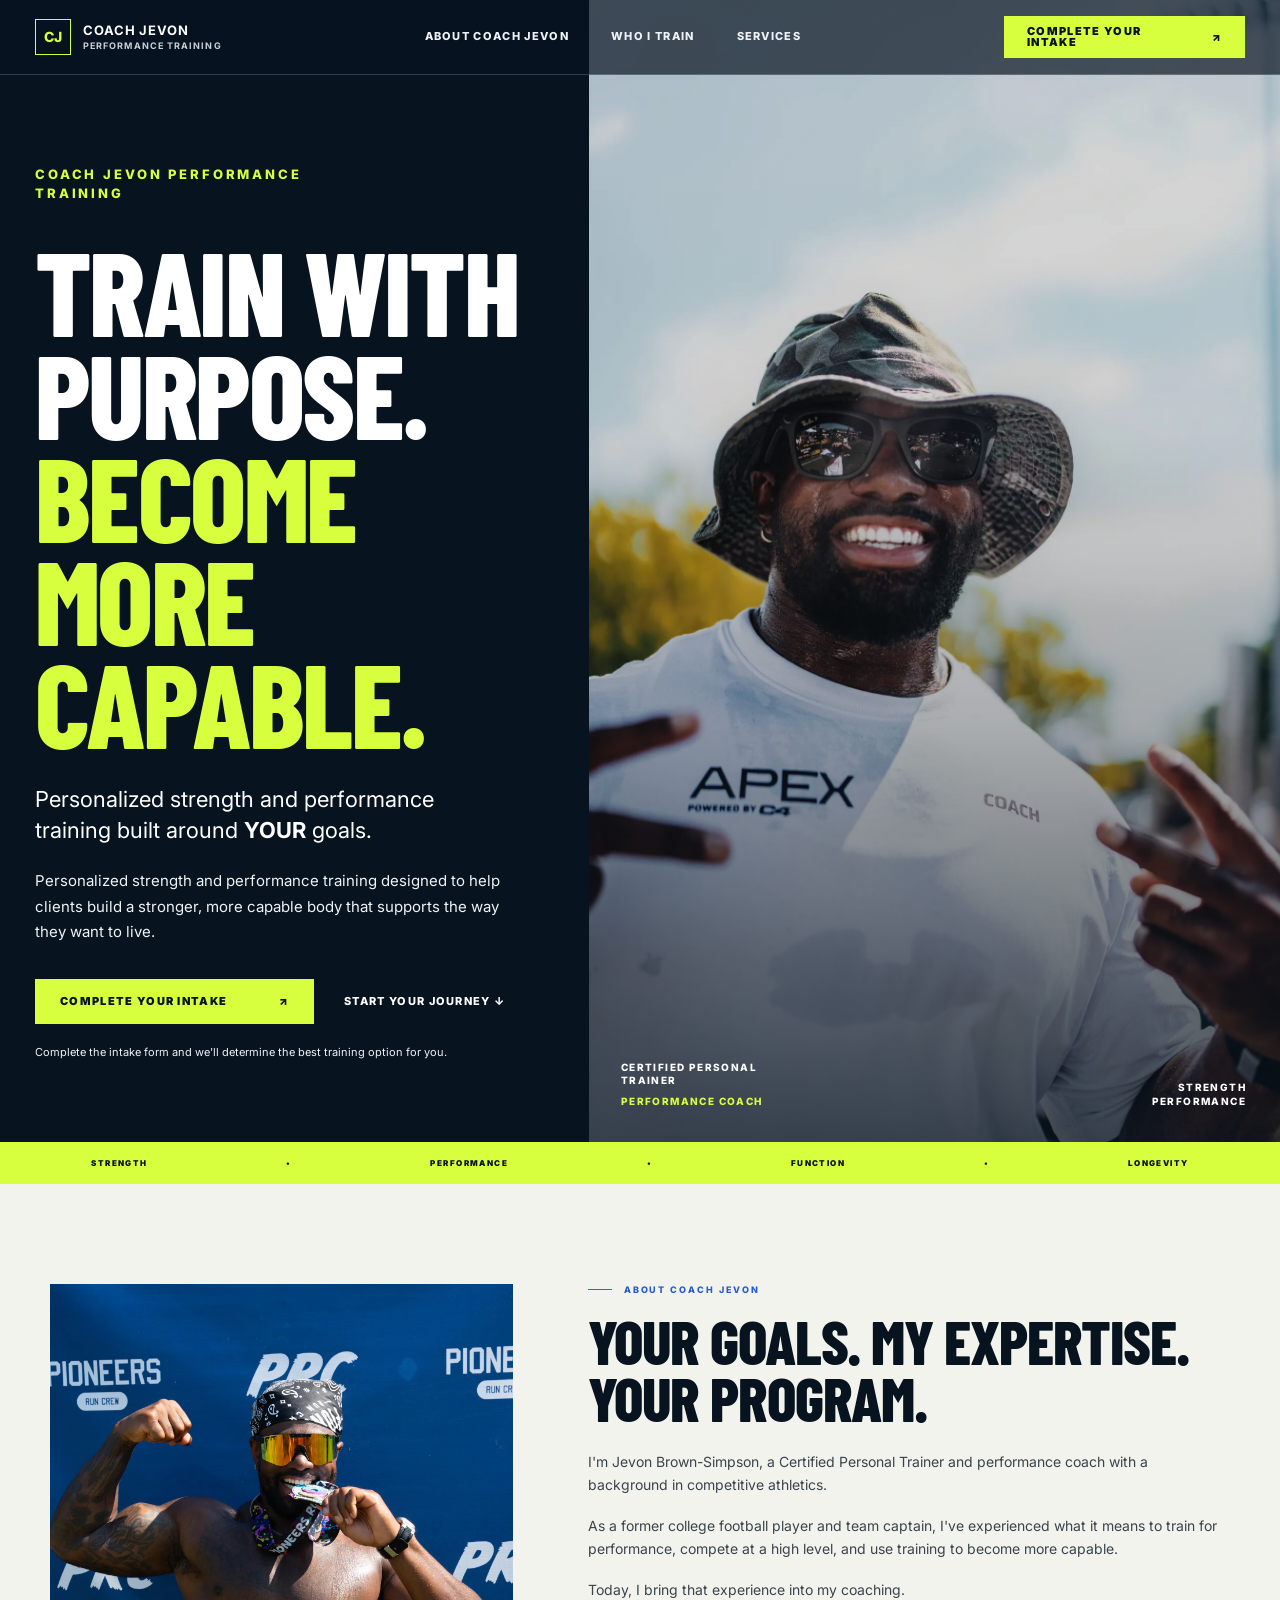
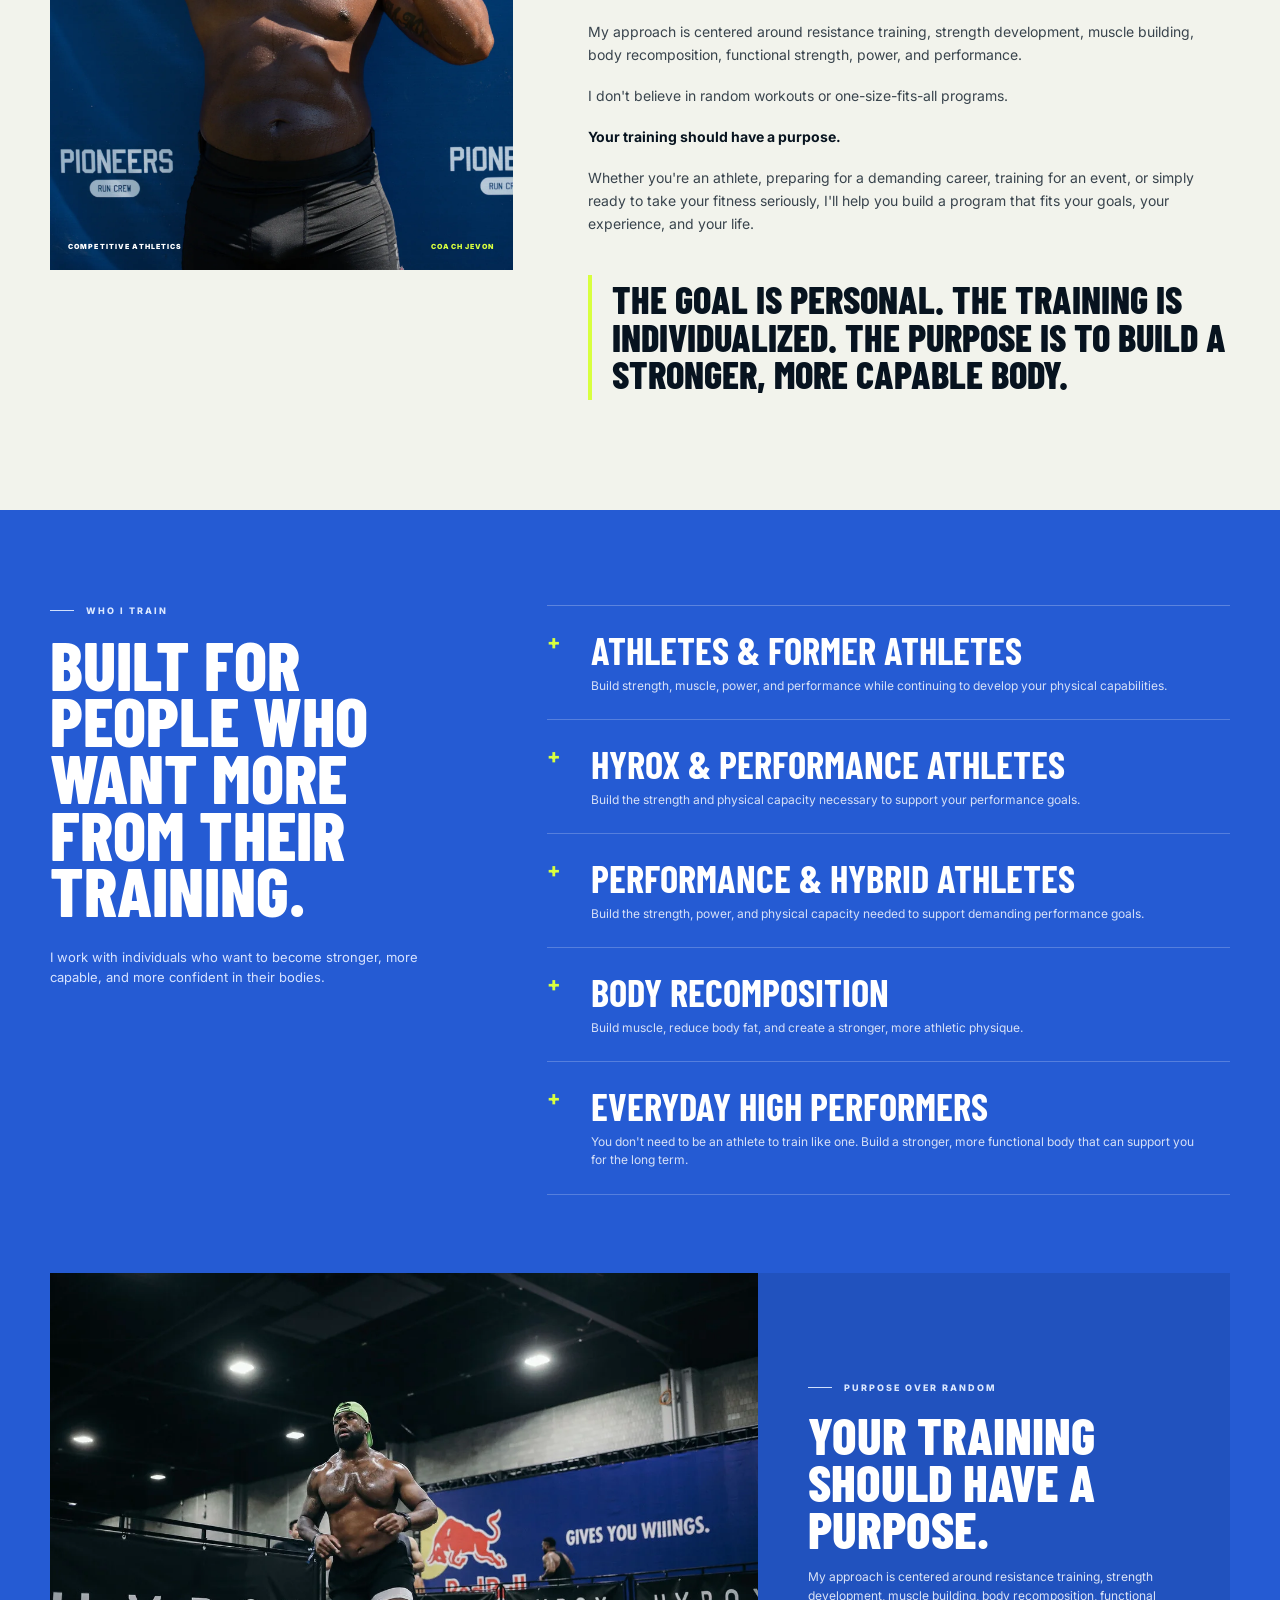
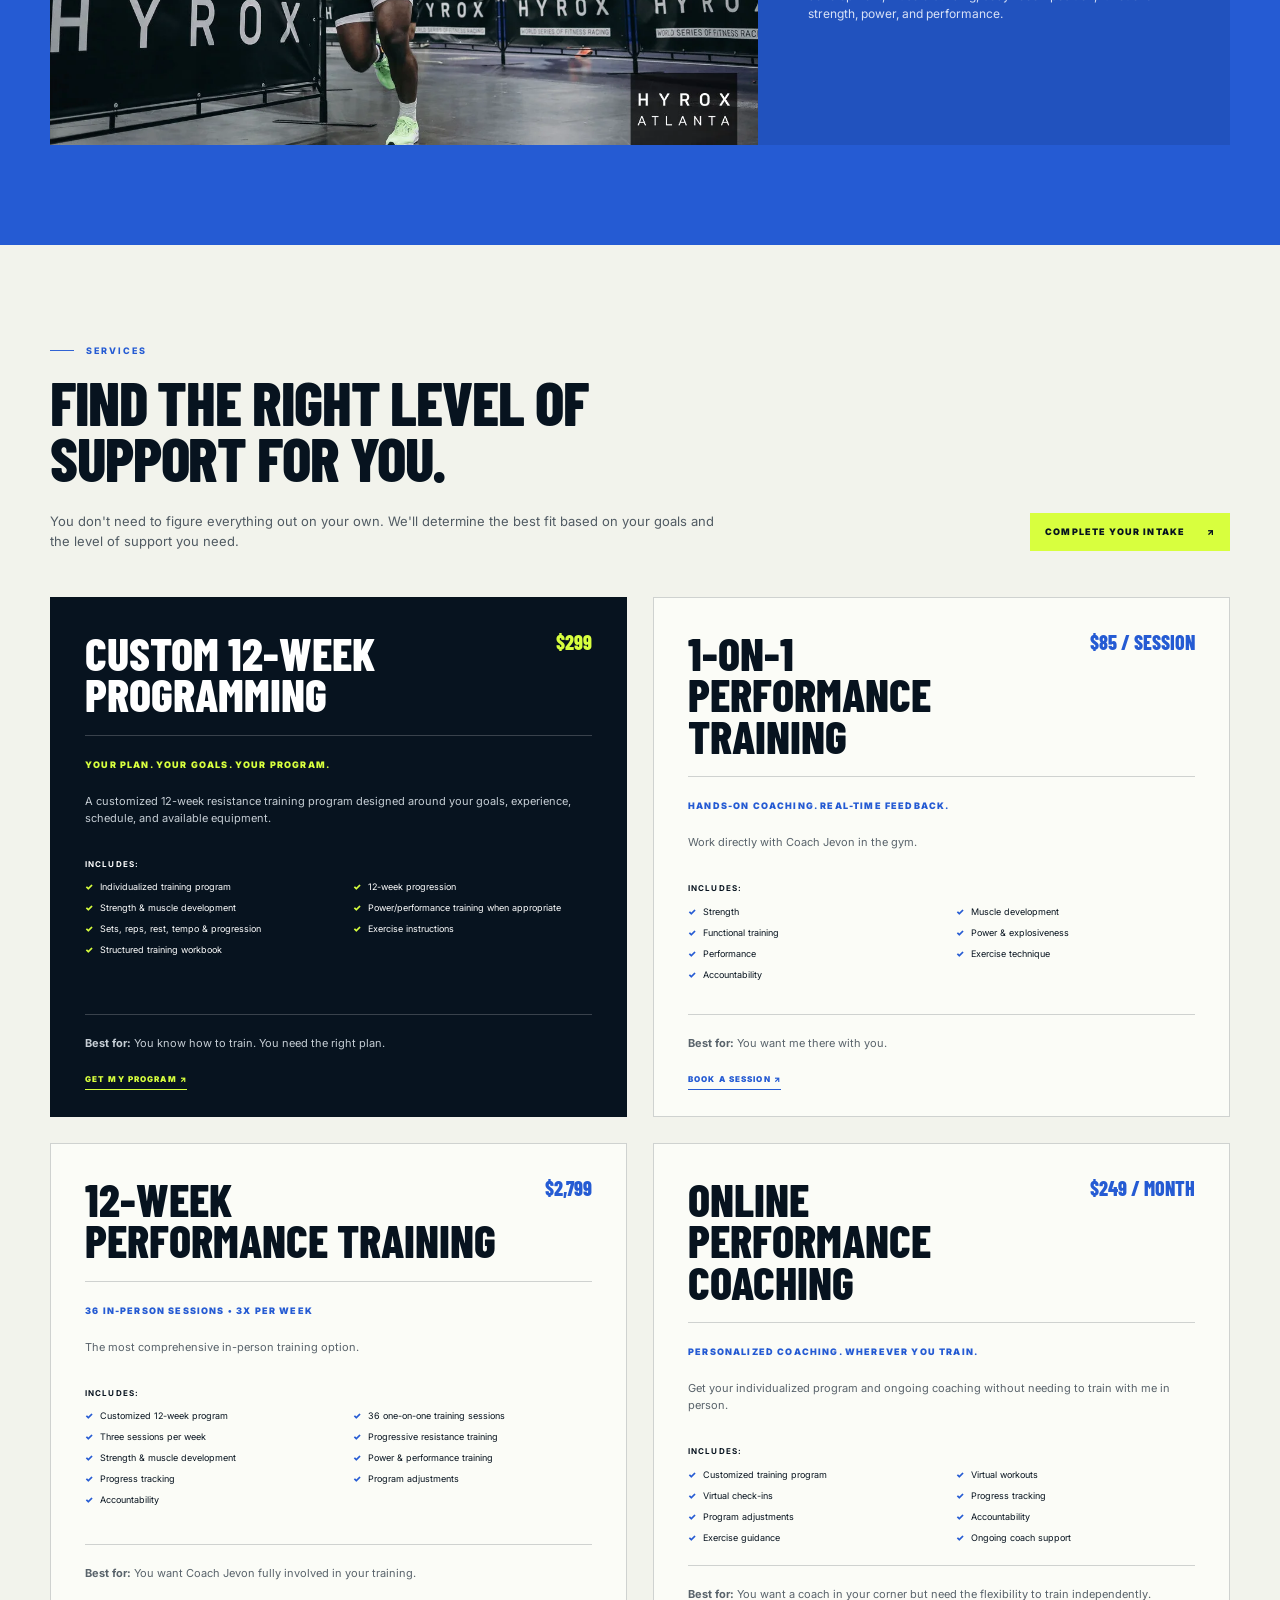
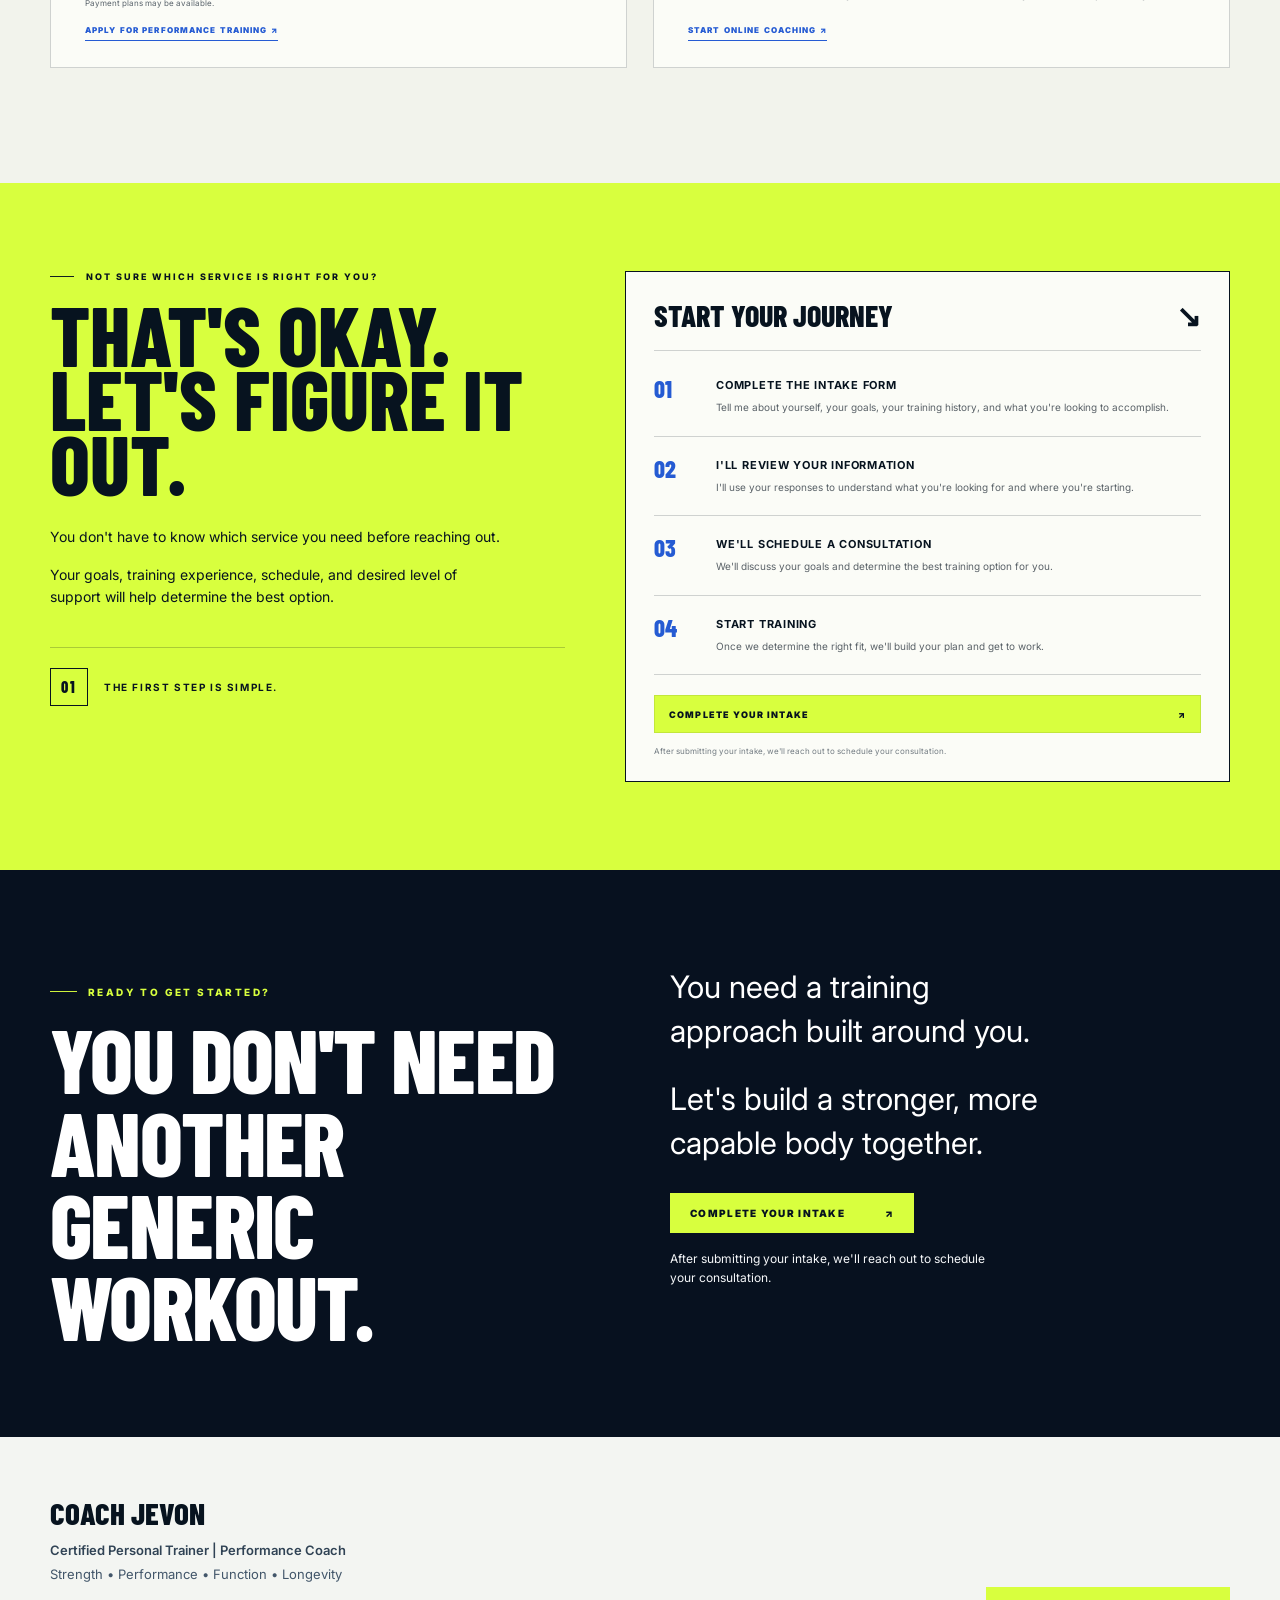
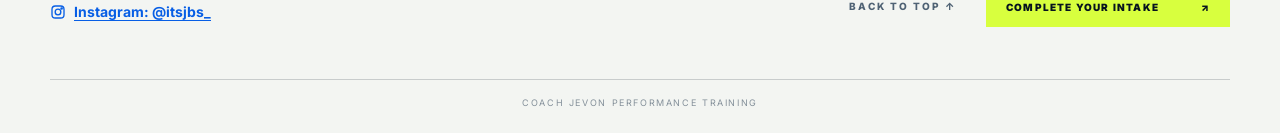
<file: fitness/index.html>
<!doctype html>
<html lang="en">
<head>
  <meta charset="utf-8" />
  <meta name="viewport" content="width=device-width, initial-scale=1" />
  <meta name="description" content="Coach Jevon Performance Training — personalized strength and performance training built around your goals." />
  <title>Coach Jevon Performance Training</title>
  <link rel="preconnect" href="https://fonts.googleapis.com">
  <link rel="preconnect" href="https://fonts.gstatic.com" crossorigin>
  <link href="https://fonts.googleapis.com/css2?family=Barlow+Condensed:wght@600;700;800;900&family=Inter:wght@400;500;600;700;800&display=swap" rel="stylesheet">
  <link rel="stylesheet" href="style.css" />
</head>
<body>
  <a class="skip-link" href="#main">Skip to content</a>

  <header class="site-header" id="top">
    <div class="nav-shell">
      <a class="brand" href="#top" aria-label="Coach Jevon Performance Training home">
        <span class="brand-mark">CJ</span>
        <span class="brand-copy"><b>Coach Jevon</b><small>Performance Training</small></span>
      </a>

      <button class="nav-toggle" aria-label="Open menu" aria-expanded="false">
        <span></span><span></span>
      </button>

      <nav class="site-nav" aria-label="Main navigation">
        <a href="#about">About Coach Jevon</a>
        <a href="#who">Who I Train</a>
        <a href="#services">Services</a>
      </nav>

      <a class="button button-lime header-cta" href="https://docs.google.com/forms/d/e/1FAIpQLSfiTz-gnCfSELDt7pcDTmlqq3_zLvHeq_55lztJh0O7y8qTeA/viewform" target="_blank" rel="noopener">Complete Your Intake <span>↗</span></a>
    </div>
  </header>

  <main id="main">
    <section class="hero section-dark">
      <div class="hero-copy reveal">
        <div class="eyebrow lime">Coach Jevon Performance<br>Training</div>
        <h1>Train with<br>purpose.<br><span>Become more<br>capable.</span></h1>
        <p class="hero-lead">Personalized strength and performance training built around <strong>YOUR</strong> goals.</p>
        <p class="hero-sub">Personalized strength and performance training designed to help clients build a stronger, more capable body that supports the way they want to live.</p>
        <div class="hero-actions">
          <a class="button button-lime" href="https://docs.google.com/forms/d/e/1FAIpQLSfiTz-gnCfSELDt7pcDTmlqq3_zLvHeq_55lztJh0O7y8qTeA/viewform" target="_blank" rel="noopener">Complete Your Intake <span>↗</span></a>
          <a class="text-link light" href="#journey">Start Your Journey <span>↓</span></a>
        </div>
        <p class="micro">Complete the intake form and we'll determine the best training option for you.</p>
      </div>

      <div class="hero-image reveal">
        <img src="assets/coach-jevon-portrait.webp" alt="Coach Jevon smiling outdoors" />
        <div class="image-meta">
          <div class="meta-left">
            <span>Certified Personal<br>Trainer</span>
            <span class="lime-meta">Performance Coach</span>
          </div>
          <span class="meta-right">Strength<br>Performance</span>
        </div>
      </div>

      <div class="hero-ticker" aria-hidden="true">
        <span>Strength</span><b>•</b><span>Performance</span><b>•</b><span>Function</span><b>•</b><span>Longevity</span>
      </div>
    </section>

    <section class="about section-cream" id="about">
      <div class="section-grid about-grid">
        <div class="about-photo reveal">
          <img src="assets/pioneers-finish.webp" alt="Coach Jevon after a competition" />
          <div class="photo-caption"><span>Competitive Athletics</span><span>Coach Jevon</span></div>
        </div>

        <div class="about-copy reveal">
          <div class="eyebrow blue">About Coach Jevon</div>
          <h2>Your goals. My expertise. Your program.</h2>
          <p>I'm Jevon Brown-Simpson, a Certified Personal Trainer and performance coach with a background in competitive athletics.</p>
          <p>As a former college football player and team captain, I've experienced what it means to train for performance, compete at a high level, and use training to become more capable.</p>
          <p>Today, I bring that experience into my coaching.</p>
          <p>My approach is centered around resistance training, strength development, muscle building, body recomposition, functional strength, power, and performance.</p>
          <p>I don't believe in random workouts or one-size-fits-all programs.</p>
          <p><strong>Your training should have a purpose.</strong></p>
          <p>Whether you're an athlete, preparing for a demanding career, training for an event, or simply ready to take your fitness seriously, I'll help you build a program that fits your goals, your experience, and your life.</p>
          <blockquote>The goal is personal. The training is individualized. The purpose is to build a stronger, more capable body.</blockquote>
        </div>
      </div>
    </section>

    <section class="who section-blue" id="who">
      <div class="section-grid who-grid">
        <div class="who-intro reveal">
          <div class="eyebrow pale">Who I Train</div>
          <h2>Built for<br>people who<br>want more<br>from their<br>training.</h2>
          <p>I work with individuals who want to become stronger, more capable, and more confident in their bodies.</p>
        </div>

        <div class="who-list reveal">
          <article><span class="plus">+</span><div><h3>Athletes &amp; Former Athletes</h3><p>Build strength, muscle, power, and performance while continuing to develop your physical capabilities.</p></div></article>
          <article><span class="plus">+</span><div><h3>HYROX &amp; Performance Athletes</h3><p>Build the strength and physical capacity necessary to support your performance goals.</p></div></article>
          <article><span class="plus">+</span><div><h3>Performance &amp; Hybrid Athletes</h3><p>Build the strength, power, and physical capacity needed to support demanding performance goals.</p></div></article>
          <article><span class="plus">+</span><div><h3>Body Recomposition</h3><p>Build muscle, reduce body fat, and create a stronger, more athletic physique.</p></div></article>
          <article><span class="plus">+</span><div><h3>Everyday High Performers</h3><p>You don't need to be an athlete to train like one. Build a stronger, more functional body that can support you for the long term.</p></div></article>
        </div>
      </div>

      <div class="who-bottom container reveal">
        <img src="assets/hyrox-atlanta.webp" alt="Coach Jevon competing at HYROX Atlanta" />
        <div class="who-manifesto">
          <div class="eyebrow pale">Purpose Over Random</div>
          <h3>Your training should have a purpose.</h3>
          <p>My approach is centered around resistance training, strength development, muscle building, body recomposition, functional strength, power, and performance.</p>
        </div>
      </div>
    </section>

    <section class="services section-cream" id="services">
      <div class="container">
        <div class="services-head reveal">
          <div>
            <div class="eyebrow blue">Services</div>
            <h2>Find the right level of<br>support for you.</h2>
            <p>You don't need to figure everything out on your own. We'll determine the best fit based on your goals and the level of support you need.</p>
          </div>
          <a class="button button-lime" href="https://docs.google.com/forms/d/e/1FAIpQLSfiTz-gnCfSELDt7pcDTmlqq3_zLvHeq_55lztJh0O7y8qTeA/viewform" target="_blank" rel="noopener">Complete Your Intake <span>↗</span></a>
        </div>

        <div class="service-grid">
          <article class="service-card featured reveal">
            <div class="service-title-row"><h3>Custom 12-Week<br>Programming</h3><div class="price">$299</div></div>
            <div class="service-kicker">Your plan. Your goals. Your program.</div>
            <p>A customized 12-week resistance training program designed around your goals, experience, schedule, and available equipment.</p>
            <h4>Includes:</h4>
            <ul class="two-col-list">
              <li>Individualized training program</li><li>12-week progression</li><li>Strength &amp; muscle development</li><li>Power/performance training when appropriate</li><li>Sets, reps, rest, tempo &amp; progression</li><li>Exercise instructions</li><li>Structured training workbook</li>
            </ul>
            <p class="best"><b>Best for:</b> You know how to train. You need the right plan.</p>
            <a class="card-link lime" href="https://docs.google.com/forms/d/e/1FAIpQLSfiTz-gnCfSELDt7pcDTmlqq3_zLvHeq_55lztJh0O7y8qTeA/viewform" target="_blank" rel="noopener">Get My Program <span>↗</span></a>
          </article>

          <article class="service-card reveal">
            <div class="service-title-row"><h3>1-on-1<br>Performance Training</h3><div class="price blue-text">$85 / Session</div></div>
            <div class="service-kicker blue-text">Hands-on coaching. Real-time feedback.</div>
            <p>Work directly with Coach Jevon in the gym.</p>
            <h4>Includes:</h4>
            <ul class="two-col-list">
              <li>Strength</li><li>Muscle development</li><li>Functional training</li><li>Power &amp; explosiveness</li><li>Performance</li><li>Exercise technique</li><li>Accountability</li>
            </ul>
            <p class="best"><b>Best for:</b> You want me there with you.</p>
            <a class="card-link blue-text" href="https://docs.google.com/forms/d/e/1FAIpQLSfiTz-gnCfSELDt7pcDTmlqq3_zLvHeq_55lztJh0O7y8qTeA/viewform" target="_blank" rel="noopener">Book A Session <span>↗</span></a>
          </article>

          <article class="service-card reveal">
            <div class="service-title-row"><h3>12-Week<br>Performance Training</h3><div class="price blue-text">$2,799</div></div>
            <div class="service-kicker blue-text">36 in-person sessions • 3x per week</div>
            <p>The most comprehensive in-person training option.</p>
            <h4>Includes:</h4>
            <ul class="two-col-list">
              <li>Customized 12-week program</li><li>36 one-on-one training sessions</li><li>Three sessions per week</li><li>Progressive resistance training</li><li>Strength &amp; muscle development</li><li>Power &amp; performance training</li><li>Progress tracking</li><li>Program adjustments</li><li>Accountability</li>
            </ul>
            <p class="best"><b>Best for:</b> You want Coach Jevon fully involved in your training.</p>
            <p class="note">Payment plans may be available.</p>
            <a class="card-link blue-text" href="https://docs.google.com/forms/d/e/1FAIpQLSfiTz-gnCfSELDt7pcDTmlqq3_zLvHeq_55lztJh0O7y8qTeA/viewform" target="_blank" rel="noopener">Apply For Performance Training <span>↗</span></a>
          </article>

          <article class="service-card reveal">
            <div class="service-title-row"><h3>Online<br>Performance Coaching</h3><div class="price blue-text">$249 / Month</div></div>
            <div class="service-kicker blue-text">Personalized coaching. Wherever you train.</div>
            <p>Get your individualized program and ongoing coaching without needing to train with me in person.</p>
            <h4>Includes:</h4>
            <ul class="two-col-list">
              <li>Customized training program</li><li>Virtual workouts</li><li>Virtual check-ins</li><li>Progress tracking</li><li>Program adjustments</li><li>Accountability</li><li>Exercise guidance</li><li>Ongoing coach support</li>
            </ul>
            <p class="best"><b>Best for:</b> You want a coach in your corner but need the flexibility to train independently.</p>
            <a class="card-link blue-text" href="https://docs.google.com/forms/d/e/1FAIpQLSfiTz-gnCfSELDt7pcDTmlqq3_zLvHeq_55lztJh0O7y8qTeA/viewform" target="_blank" rel="noopener">Start Online Coaching <span>↗</span></a>
          </article>
        </div>
      </div>
    </section>

    <section class="journey section-lime" id="journey">
      <div class="section-grid journey-grid">
        <div class="journey-copy reveal">
          <div class="eyebrow dark">Not sure which service is right for you?</div>
          <h2>That's okay.<br>Let's figure it<br>out.</h2>
          <p>You don't have to know which service you need before reaching out.</p>
          <p>Your goals, training experience, schedule, and desired level of support will help determine the best option.</p>
          <div class="first-step"><span>01</span><b>The first step is simple.</b></div>
        </div>

        <div class="journey-card reveal">
          <h3>Start Your Journey <span>↘</span></h3>
          <ol>
            <li><span>01</span><div><h4>Complete the intake form</h4><p>Tell me about yourself, your goals, your training history, and what you're looking to accomplish.</p></div></li>
            <li><span>02</span><div><h4>I'll review your information</h4><p>I'll use your responses to understand what you're looking for and where you're starting.</p></div></li>
            <li><span>03</span><div><h4>We'll schedule a consultation</h4><p>We'll discuss your goals and determine the best training option for you.</p></div></li>
            <li><span>04</span><div><h4>Start training</h4><p>Once we determine the right fit, we'll build your plan and get to work.</p></div></li>
          </ol>
          <a class="button journey-button" href="https://docs.google.com/forms/d/e/1FAIpQLSfiTz-gnCfSELDt7pcDTmlqq3_zLvHeq_55lztJh0O7y8qTeA/viewform" target="_blank" rel="noopener">Complete Your Intake <span>↗</span></a>
          <p class="micro dark-micro">After submitting your intake, we'll reach out to schedule your consultation.</p>
        </div>
      </div>
    </section>

    <section class="final-cta section-dark">
      <div class="section-grid final-grid">
        <div class="reveal">
          <div class="eyebrow lime">Ready to get started?</div>
          <h2>You don't need<br>another generic<br>workout.</h2>
        </div>
        <div class="final-copy reveal">
          <p>You need a training approach built around you.</p>
          <p>Let's build a stronger, more capable body together.</p>
          <a class="button button-lime" href="https://docs.google.com/forms/d/e/1FAIpQLSfiTz-gnCfSELDt7pcDTmlqq3_zLvHeq_55lztJh0O7y8qTeA/viewform" target="_blank" rel="noopener">Complete Your Intake <span>↗</span></a>
          <p class="micro">After submitting your intake, we'll reach out to schedule your consultation.</p>
        </div>
      </div>
    </section>
  </main>

  <footer class="site-footer section-cream">
    <div class="footer-grid">
      <div>
        <h3>Coach Jevon</h3>
        <p>Certified Personal Trainer | Performance Coach</p>
        <p>Strength • Performance • Function • Longevity</p>
        <a class="instagram-link" href="https://www.instagram.com/itsjbs_/" target="_blank" rel="noopener" aria-label="Coach Jevon on Instagram">
          <svg viewBox="0 0 24 24" aria-hidden="true"><rect x="3" y="3" width="18" height="18" rx="5"></rect><circle cx="12" cy="12" r="4.25"></circle><circle cx="17.4" cy="6.7" r="1"></circle></svg>
          <span>Instagram: @itsjbs_</span>
        </a>
      </div>
      <div class="footer-actions">
        <a href="#top" class="text-link">Back to Top ↑</a>
        <a class="button button-lime" href="https://docs.google.com/forms/d/e/1FAIpQLSfiTz-gnCfSELDt7pcDTmlqq3_zLvHeq_55lztJh0O7y8qTeA/viewform" target="_blank" rel="noopener">Complete Your Intake <span>↗</span></a>
      </div>
    </div>
    <div class="footer-bottom">Coach Jevon Performance Training</div>
  </footer>

  <script src="script.js"></script>
</body>
</html>
</file>
<file: fitness/style.css>
:root {
  --ink: #07131f;
  --ink-2: #0a1724;
  --cream: #f2f3ec;
  --paper: #fbfcf7;
  --blue: #255bd3;
  --lime: #d8ff3e;
  --muted: #57616a;
  --line: rgba(7, 19, 31, .18);
  --white: #ffffff;
  --container: 1180px;
  --display: "Barlow Condensed", "Arial Narrow", Impact, sans-serif;
  --body: "Inter", Arial, sans-serif;
}

* { box-sizing: border-box; }
html { scroll-behavior: smooth; }
body { margin: 0; background: var(--cream); color: var(--ink); font-family: var(--body); font-size: 15px; line-height: 1.55; }
img { display: block; max-width: 100%; }
a { color: inherit; text-decoration: none; }
button, a { -webkit-tap-highlight-color: transparent; }
::selection { background: var(--lime); color: var(--ink); }

.skip-link { position: fixed; left: 12px; top: -100px; z-index: 1000; background: var(--lime); color: var(--ink); padding: 10px 14px; font-weight: 800; }
.skip-link:focus { top: 12px; }

.container { width: min(var(--container), calc(100% - 72px)); margin-inline: auto; }
.section-grid { width: min(var(--container), calc(100% - 72px)); margin-inline: auto; display: grid; grid-template-columns: 1fr 1fr; gap: 60px; }
.section-dark { background: var(--ink); color: var(--white); }
.section-cream { background: var(--cream); }
.section-blue { background: var(--blue); color: var(--white); }
.section-lime { background: var(--lime); color: var(--ink); }

.site-header { position: absolute; top: 0; left: 0; width: 100%; z-index: 50; color: #fff; background: rgba(7, 19, 31, .68); border-bottom: 1px solid rgba(255,255,255,.18); }
.nav-shell { width: calc(100% - 70px); min-height: 74px; margin-inline: auto; display: grid; grid-template-columns: auto 1fr auto; gap: 34px; align-items: center; }
.brand { display: inline-flex; align-items: center; gap: 12px; min-width: max-content; }
.brand-mark { width: 36px; height: 36px; border: 1px solid var(--lime); display: grid; place-items: center; color: var(--lime); font: 800 14px/1 var(--body); }
.brand-copy { display: flex; flex-direction: column; text-transform: uppercase; line-height: 1; letter-spacing: .06em; }
.brand-copy b { font-size: 13px; }
.brand-copy small { margin-top: 4px; font-size: 9px; color: #c8d0d7; font-weight: 700; letter-spacing: .12em; }
.site-nav { display: flex; justify-content: center; gap: 42px; }
.site-nav a { text-transform: uppercase; font-size: 11px; letter-spacing: .12em; font-weight: 800; color: #eef2f4; transition: color .2s ease; }
.site-nav a:hover { color: var(--lime); }
.nav-toggle { display: none; }

.button { display: inline-flex; align-items: center; justify-content: space-between; gap: 22px; min-height: 38px; padding: 0 14px; text-transform: uppercase; font-size: 9px; line-height: 1; letter-spacing: .12em; font-weight: 900; border: 1px solid transparent; transition: transform .2s ease, background .2s ease; }
.button:hover { transform: translateY(-2px); }
.button-lime { background: var(--lime); color: var(--ink); }
.header-cta { width: 241px; min-width: 241px; min-height: 42px; padding: 0 22px; gap: 26px; font-size: 11px; }
.text-link { text-transform: uppercase; letter-spacing: .12em; font-weight: 800; font-size: 9px; }
.text-link.light { color: #fff; }

.eyebrow { position: relative; padding-left: 36px; text-transform: uppercase; letter-spacing: .22em; font-size: 9px; line-height: 1.4; font-weight: 800; }
.eyebrow::before { content: ""; position: absolute; left: 0; top: .55em; width: 24px; height: 1px; background: currentColor; opacity: .95; }
.eyebrow.lime { color: var(--lime); }
.hero .eyebrow { padding-left: 0; font-size: 13px; line-height: 1.45; }
.hero .eyebrow::before { display: none; }
.eyebrow.blue { color: var(--blue); }
.eyebrow.pale { color: #dbe8ff; }
.eyebrow.dark { color: var(--ink); }

.hero { min-height: 760px; display: grid; grid-template-columns: 46% 54%; grid-template-rows: 1fr auto; overflow: hidden; }
.hero-copy { padding: 165px clamp(34px, 5vw, 72px) 82px 35px; align-self: start; }
.hero h1 { margin: 36px 0 30px; font: 800 clamp(86px, 9.15vw, 154px)/.88 var(--display); text-transform: uppercase; letter-spacing: -.022em; }
.hero h1 span { color: var(--lime); }
.hero-lead { max-width: 460px; margin: 0 0 22px; font-size: 22px; line-height: 1.42; }
.hero-sub { max-width: 500px; color: #f0f3f5; font-size: 15px; line-height: 1.7; }
.hero-actions { display: flex; align-items: center; gap: 30px; margin-top: 34px; }
.hero-actions .button { width: 279px; min-width: 279px; min-height: 45px; padding: 0 24px; gap: 28px; font-size: 11px; }
.hero .text-link { font-size: 11px; }
.micro { margin: 12px 0 0; color: #aeb8c0; font-size: 8px; line-height: 1.5; }
.hero .micro { margin-top: 20px; color: #f0f3f5; font-size: 11px; }
.hero-image { position: relative; min-height: 680px; overflow: hidden; }
.hero-image::after { content: ""; position: absolute; inset: 0; background: linear-gradient(180deg, rgba(7,19,31,.02) 0%, rgba(7,19,31,.03) 38%, rgba(7,19,31,.22) 63%, rgba(7,19,31,.72) 100%); pointer-events: none; }
.hero-image img { width: 100%; height: 100%; object-fit: cover; object-position: center 48%; }
.image-meta { position: absolute; z-index: 2; bottom: 34px; left: 32px; right: 34px; display: flex; justify-content: space-between; align-items: end; gap: 20px; color: #fff; text-transform: uppercase; font-size: 10px; line-height: 1.35; font-weight: 800; letter-spacing: .14em; }
.image-meta .meta-left { display: flex; flex-direction: column; gap: 7px; }
.image-meta .meta-left .lime-meta { color: var(--lime); }
.image-meta .meta-right { color: #fff; text-align: right; }
.hero-ticker { grid-column: 1 / -1; height: 42px; background: var(--lime); color: var(--ink); display: flex; justify-content: space-around; align-items: center; gap: 24px; padding: 0 34px; text-transform: uppercase; font-size: 8px; letter-spacing: .18em; font-weight: 900; white-space: nowrap; }

.about { padding: 100px 0 110px; }
.about-grid { grid-template-columns: .9fr 1.25fr; align-items: start; gap: 75px; }
.about-photo { position: sticky; top: 28px; }
.about-photo img { width: 100%; aspect-ratio: .79; object-fit: cover; object-position: center; }
.photo-caption { display: flex; justify-content: space-between; gap: 20px; margin-top: -28px; padding: 0 18px; position: relative; color: #fff; text-transform: uppercase; font-weight: 900; letter-spacing: .16em; font-size: 7px; }
.photo-caption span:last-child { color: var(--lime); }
.about-copy { max-width: 650px; }
.about-copy h2, .services-head h2 { margin: 16px 0 24px; font: 800 clamp(44px, 4.8vw, 72px)/.92 var(--display); text-transform: uppercase; letter-spacing: -.018em; }
.about-copy p { margin: 0 0 18px; color: #39444d; font-size: 14px; line-height: 1.65; }
.about-copy strong { color: var(--ink); }
.about-copy blockquote { margin: 40px 0 0; padding: 6px 0 6px 20px; border-left: 4px solid var(--lime); color: var(--ink); font: 800 clamp(28px, 3vw, 43px)/.98 var(--display); text-transform: uppercase; }

.who { padding: 95px 0 100px; overflow: hidden; }
.who-grid { grid-template-columns: .78fr 1.22fr; }
.who-intro h2 { margin: 18px 0 28px; font: 800 clamp(58px, 5.4vw, 90px)/.82 var(--display); text-transform: uppercase; }
.who-intro p { max-width: 380px; color: #d7e3ff; font-size: 13px; }
.who-list { border-top: 1px solid rgba(255,255,255,.25); }
.who-list article { display: grid; grid-template-columns: 28px 1fr; gap: 16px; padding: 26px 0 24px; border-bottom: 1px solid rgba(255,255,255,.22); }
.who-list .plus { color: var(--lime); font-weight: 800; font-size: 20px; line-height: 1; }
.who-list h3 { margin: 0 0 8px; font: 700 clamp(28px, 3vw, 42px)/.95 var(--display); text-transform: uppercase; }
.who-list p { margin: 0; max-width: 620px; color: #d6e0f7; font-size: 12px; line-height: 1.55; }
.who-bottom { margin-top: 78px; display: grid; grid-template-columns: 1.2fr .8fr; min-height: 360px; background: rgba(0,0,0,.1); }
.who-bottom img { width: 100%; height: 100%; object-fit: cover; }
.who-manifesto { align-self: center; padding: 50px; }
.who-manifesto h3 { margin: 16px 0; font: 800 clamp(38px, 4vw, 60px)/.92 var(--display); text-transform: uppercase; }
.who-manifesto p { color: #d9e2f6; font-size: 12px; }

.services { padding: 100px 0 115px; }
.services-head { display: grid; grid-template-columns: 1fr auto; gap: 60px; align-items: end; margin-bottom: 46px; }
.services-head p { max-width: 670px; margin: 0; color: #515b63; font-size: 13px; }
.service-grid { display: grid; grid-template-columns: 1fr 1fr; gap: 26px; }
.service-card { min-height: 520px; display: flex; flex-direction: column; padding: 34px 34px 26px; background: var(--paper); border: 1px solid var(--line); }
.service-card.featured { background: var(--ink); color: #fff; }
.service-title-row { display: flex; justify-content: space-between; gap: 30px; align-items: start; padding-bottom: 20px; border-bottom: 1px solid var(--line); }
.featured .service-title-row { border-color: rgba(255,255,255,.2); }
.service-card h3 { margin: 0; font: 800 clamp(32px, 3.6vw, 50px)/.9 var(--display); text-transform: uppercase; }
.price { color: var(--lime); font: 800 20px/1 var(--display); text-transform: uppercase; white-space: nowrap; }
.blue-text { color: var(--blue) !important; }
.service-kicker { margin: 22px 0 10px; color: var(--lime); text-transform: uppercase; letter-spacing: .13em; font-size: 9px; font-weight: 900; }
.service-card > p { font-size: 11px; color: #59636b; }
.featured > p { color: #c6ced5; }
.service-card h4 { margin: 20px 0 10px; text-transform: uppercase; letter-spacing: .14em; font-size: 8px; }
.two-col-list { list-style: none; padding: 0; margin: 0 0 20px; display: grid; grid-template-columns: 1fr 1fr; column-gap: 28px; row-gap: 7px; font-size: 9px; }
.two-col-list li::before { content: "✓"; margin-right: 7px; font-weight: 900; color: var(--blue); }
.featured .two-col-list li::before { color: var(--lime); }
.best { margin-top: auto; padding-top: 20px; border-top: 1px solid var(--line); }
.featured .best { border-color: rgba(255,255,255,.2); }
.note { margin: 4px 0 !important; font-size: 8px !important; }
.card-link { width: max-content; margin-top: 10px; text-transform: uppercase; letter-spacing: .14em; font-size: 8px; font-weight: 900; padding-bottom: 4px; border-bottom: 1px solid currentColor; }
.card-link.lime { color: var(--lime); }

.journey { padding: 88px 0; }
.journey-grid { align-items: start; grid-template-columns: .92fr 1.08fr; }
.journey-copy h2 { margin: 18px 0 30px; font: 800 clamp(65px, 6.5vw, 104px)/.78 var(--display); text-transform: uppercase; }
.journey-copy p { max-width: 460px; margin: 0 0 16px; font-size: 14px; }
.first-step { margin-top: 40px; padding-top: 20px; border-top: 1px solid rgba(7,19,31,.22); display: flex; align-items: center; gap: 16px; text-transform: uppercase; font-size: 10px; letter-spacing: .16em; }
.first-step span { width: 38px; height: 38px; border: 1px solid var(--ink); display: grid; place-items: center; font-family: var(--display); font-weight: 800; font-size: 16px; }
.journey-card { background: var(--paper); border: 1px solid var(--ink); padding: 28px 28px 24px; }
.journey-card > h3 { display: flex; justify-content: space-between; gap: 20px; margin: 0 0 6px; padding-bottom: 20px; border-bottom: 1px solid var(--line); font: 800 30px/1 var(--display); text-transform: uppercase; }
.journey-card ol { list-style: none; padding: 0; margin: 0; }
.journey-card li { display: grid; grid-template-columns: 46px 1fr; gap: 16px; padding: 20px 0; border-bottom: 1px solid var(--line); }
.journey-card li > span { color: var(--blue); font: 800 24px/1 var(--display); }
.journey-card h4 { margin: 0 0 6px; text-transform: uppercase; letter-spacing: .07em; font-size: 11px; }
.journey-card li p { margin: 0; color: #5a6268; font-size: 10px; line-height: 1.55; }
.journey-button { width: 100%; margin-top: 20px; background: var(--lime); border: 1px solid rgba(7,19,31,.1); }
.dark-micro { color: #727b82; }

.final-cta { padding: 90px 0 86px; }
.final-grid { align-items: center; }
.final-grid h2 { margin: 18px 0 0; font: 800 clamp(62px, 6vw, 98px)/.8 var(--display); text-transform: uppercase; }
.final-copy { max-width: 480px; justify-self: center; }
.final-copy > p { font-size: clamp(18px, 2vw, 28px); line-height: 1.35; margin: 0 0 20px; }
.final-copy .button { margin-top: 6px; }
.final-copy .micro { font-size: 8px; }

.site-footer { padding: 55px 0 22px; }
.footer-grid { width: min(var(--container), calc(100% - 72px)); margin-inline: auto; display: grid; grid-template-columns: 1fr auto; gap: 50px; align-items: end; }
.site-footer h3 { margin: 0 0 8px; font: 800 24px/1 var(--display); text-transform: uppercase; }
.site-footer p, .site-footer a:not(.button) { margin: 3px 0; font-size: 8px; color: #677079; }
.footer-actions { display: flex; align-items: center; gap: 26px; }
.footer-bottom { width: min(var(--container), calc(100% - 72px)); margin: 36px auto 0; padding-top: 12px; border-top: 1px solid var(--line); text-align: center; text-transform: uppercase; font-size: 7px; letter-spacing: .16em; color: #a0a5a7; }

.reveal { opacity: 0; transform: translateY(16px); transition: opacity .7s ease, transform .7s ease; }
.reveal.visible { opacity: 1; transform: none; }

@media (max-width: 900px) {
  .container, .section-grid, .footer-grid, .footer-bottom { width: min(100% - 36px, var(--container)); }
  .nav-shell { width: calc(100% - 28px); grid-template-columns: auto auto; justify-content: space-between; }
  .header-cta { display: none; }
  .nav-toggle { display: grid; width: 42px; height: 42px; place-content: center; gap: 6px; background: transparent; border: 1px solid rgba(255,255,255,.28); }
  .nav-toggle span { width: 20px; height: 1px; background: #fff; display: block; transition: transform .2s ease; }
  .site-nav { position: absolute; left: 0; right: 0; top: 78px; display: none; padding: 22px 20px 26px; flex-direction: column; align-items: center; background: var(--ink); border-top: 1px solid rgba(255,255,255,.12); }
  .site-nav.open { display: flex; }
  .site-nav a { font-size: 11px; }

  .hero { grid-template-columns: 1fr; grid-template-rows: auto auto auto; }
  .hero-copy { padding: 84px 24px 52px; }
  .hero h1 { font-size: clamp(62px, 16vw, 102px); }
  .hero-image { min-height: 560px; }
  .hero-ticker { overflow: hidden; justify-content: flex-start; gap: 22px; }
  .section-grid { grid-template-columns: 1fr; }
  .about-grid { gap: 50px; }
  .about-photo { position: relative; top: auto; }
  .about-photo img { aspect-ratio: 1 / 1.15; }
  .who-grid { grid-template-columns: 1fr; }
  .who-bottom { grid-template-columns: 1fr; }
  .who-bottom img { max-height: 520px; object-position: center 30%; }
  .services-head { grid-template-columns: 1fr; align-items: start; gap: 28px; }
  .service-grid { grid-template-columns: 1fr; gap: 18px; }
  .service-card { min-height: auto; }
  .journey-grid { grid-template-columns: 1fr; }
  .final-grid { grid-template-columns: 1fr; }
  .final-copy { max-width: none; justify-self: stretch; }
  .footer-grid { grid-template-columns: 1fr; }
  .footer-actions { justify-content: space-between; }
}

@media (max-width: 520px) {
  body { font-size: 14px; }
  .site-header { position: absolute; }
  .hero-copy { padding-inline: 18px; }
  .hero-lead { font-size: 16px; }
  .hero-actions { align-items: flex-start; flex-direction: column; }
  .hero-image { min-height: 460px; }
  .about, .services { padding: 72px 0 78px; }
  .who { padding: 72px 0; }
  .journey, .final-cta { padding: 72px 0; }
  .section-grid, .container, .footer-grid, .footer-bottom { width: calc(100% - 32px); }
  .who-intro h2, .journey-copy h2, .final-grid h2 { font-size: 58px; }
  .about-copy h2, .services-head h2 { font-size: 46px; }
  .service-card { padding: 26px 22px; }
  .service-title-row { gap: 16px; }
  .service-card h3 { font-size: 36px; }
  .price { font-size: 17px; }
  .two-col-list { grid-template-columns: 1fr; }
  .journey-card { padding: 22px 18px 18px; }
  .journey-card li { grid-template-columns: 38px 1fr; }
  .who-manifesto { padding: 30px 24px; }
  .footer-actions { align-items: flex-start; flex-direction: column; }
}

@media (prefers-reduced-motion: reduce) {
  html { scroll-behavior: auto; }
  .reveal { opacity: 1; transform: none; transition: none; }
  .button { transition: none; }
}


/* ---------------------------------------------------------
   FINAL CTA + FOOTER — desktop match pass from Repaint refs
   --------------------------------------------------------- */
@media (min-width: 901px) {
  .final-cta {
    background: #07111f;
    min-height: 533px;
    padding: 115px 0 90px;
  }

  .final-grid {
    align-items: start;
  }

  .final-grid .eyebrow {
    padding-left: 38px;
    font-size: 10px;
    letter-spacing: .24em;
  }

  .final-grid .eyebrow::before {
    width: 27px;
  }

  .final-grid h2 {
    margin-top: 18px;
    font-size: clamp(72px, 7vw, 114px);
    line-height: .92;
    letter-spacing: -.018em;
  }

  .final-copy {
    max-width: 390px;
    justify-self: start;
    margin-top: -20px;
  }

  .final-copy > p {
    font-size: 31px;
    line-height: 1.42;
    margin: 0 0 24px;
  }

  .final-copy .button {
    width: 244px;
    min-width: 244px;
    min-height: 40px;
    margin-top: 4px;
    padding: 0 19px;
    font-size: 10px;
    letter-spacing: .13em;
  }

  .final-copy .micro {
    max-width: 340px;
    margin-top: 17px;
    font-size: 12px;
    line-height: 1.55;
    color: #f6f8fa;
  }

  .site-footer {
    background: #f3f5f2;
    padding: 60px 0 24px;
  }

  .site-footer h3 {
    margin-bottom: 13px;
    font-size: 31px;
    line-height: 1;
  }

  .site-footer p,
  .site-footer a:not(.button) {
    margin: 5px 0;
    font-size: 13px;
    line-height: 1.5;
    color: #42566a;
  }

  .site-footer p:first-of-type {
    font-weight: 600;
    color: #304355;
  }

  .instagram-link {
    display: inline-flex;
    align-items: center;
    gap: 8px;
    margin-top: 14px !important;
    color: #075ee5 !important;
    font-size: 14px !important;
    line-height: 1.2 !important;
    font-weight: 700;
    text-decoration: underline;
    text-underline-offset: 3px;
    text-decoration-thickness: 1px;
  }

  .instagram-link svg {
    width: 16px;
    height: 16px;
    flex: 0 0 16px;
    fill: none;
    stroke: currentColor;
    stroke-width: 2;
  }

  .footer-actions {
    gap: 30px;
  }

  .site-footer .footer-actions .text-link {
    font-size: 10px;
    letter-spacing: .2em;
    color: #4f6274;
  }

  .site-footer .footer-actions .button {
    width: 244px;
    min-width: 244px;
    min-height: 40px;
    padding: 0 19px;
    font-size: 10px;
  }

  .footer-bottom {
    margin-top: 52px;
    padding-top: 16px;
    font-size: 9px;
    letter-spacing: .18em;
    color: #84909a;
  }
}
</file>
